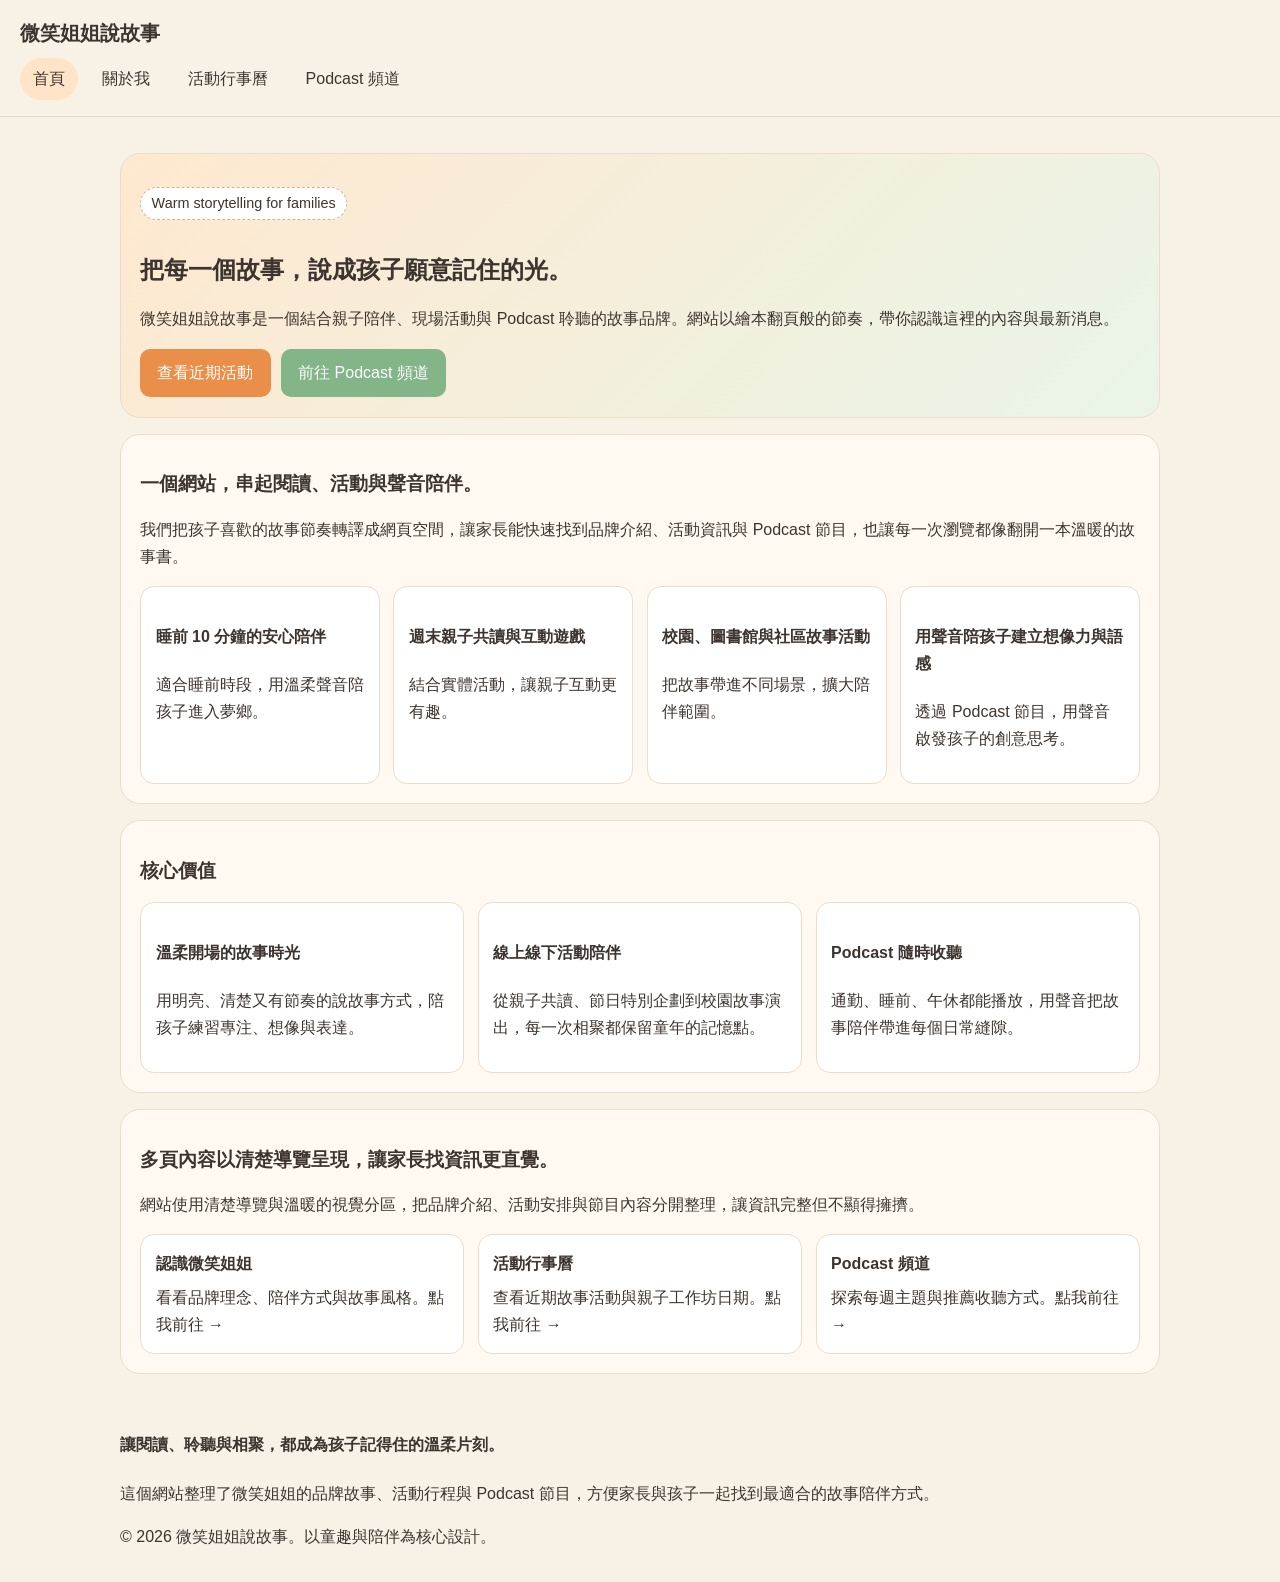
<file: index.html>
<!doctype html>
<html lang="zh-Hant">
<head>
  <meta charset="UTF-8" />
  <meta name="viewport" content="width=device-width, initial-scale=1.0" />
  <title>微笑姐姐說故事｜首頁</title>
  <link rel="stylesheet" href="styles.css" />
</head>
<body>
  <header class="site-header">
    <h1>微笑姐姐說故事</h1>
    <nav>
      <a href="index.html" class="active">首頁</a>
      <a href="about.html">關於我</a>
      <a href="events.html">活動行事曆</a>
      <a href="podcast.html">Podcast 頻道</a>
    </nav>
  </header>

  <main>
    <section class="hero">
      <p class="tag">Warm storytelling for families</p>
      <h2>把每一個故事，說成孩子願意記住的光。</h2>
      <p>微笑姐姐說故事是一個結合親子陪伴、現場活動與 Podcast 聆聽的故事品牌。網站以繪本翻頁般的節奏，帶你認識這裡的內容與最新消息。</p>
      <div class="actions">
        <a class="btn" href="events.html">查看近期活動</a>
        <a class="btn secondary" href="podcast.html">前往 Podcast 頻道</a>
      </div>
    </section>

    <section>
      <h3>一個網站，串起閱讀、活動與聲音陪伴。</h3>
      <p>我們把孩子喜歡的故事節奏轉譯成網頁空間，讓家長能快速找到品牌介紹、活動資訊與 Podcast 節目，也讓每一次瀏覽都像翻開一本溫暖的故事書。</p>
      <div class="grid">
        <article><h4>睡前 10 分鐘的安心陪伴</h4><p>適合睡前時段，用溫柔聲音陪孩子進入夢鄉。</p></article>
        <article><h4>週末親子共讀與互動遊戲</h4><p>結合實體活動，讓親子互動更有趣。</p></article>
        <article><h4>校園、圖書館與社區故事活動</h4><p>把故事帶進不同場景，擴大陪伴範圍。</p></article>
        <article><h4>用聲音陪孩子建立想像力與語感</h4><p>透過 Podcast 節目，用聲音啟發孩子的創意思考。</p></article>
      </div>
    </section>

    <section>
      <h3>核心價值</h3>
      <div class="grid">
        <article><h4>溫柔開場的故事時光</h4><p>用明亮、清楚又有節奏的說故事方式，陪孩子練習專注、想像與表達。</p></article>
        <article><h4>線上線下活動陪伴</h4><p>從親子共讀、節日特別企劃到校園故事演出，每一次相聚都保留童年的記憶點。</p></article>
        <article><h4>Podcast 隨時收聽</h4><p>通勤、睡前、午休都能播放，用聲音把故事陪伴帶進每個日常縫隙。</p></article>
      </div>
    </section>

    <section>
      <h3>多頁內容以清楚導覽呈現，讓家長找資訊更直覺。</h3>
      <p>網站使用清楚導覽與溫暖的視覺分區，把品牌介紹、活動安排與節目內容分開整理，讓資訊完整但不顯得擁擠。</p>
      <div class="grid nav-cards">
        <a class="card-link" href="about.html"><strong>認識微笑姐姐</strong><span>看看品牌理念、陪伴方式與故事風格。點我前往 →</span></a>
        <a class="card-link" href="events.html"><strong>活動行事曆</strong><span>查看近期故事活動與親子工作坊日期。點我前往 →</span></a>
        <a class="card-link" href="podcast.html"><strong>Podcast 頻道</strong><span>探索每週主題與推薦收聽方式。點我前往 →</span></a>
      </div>
    </section>
  </main>

  <footer>
    <h4>讓閱讀、聆聽與相聚，都成為孩子記得住的溫柔片刻。</h4>
    <p>這個網站整理了微笑姐姐的品牌故事、活動行程與 Podcast 節目，方便家長與孩子一起找到最適合的故事陪伴方式。</p>
    <p>© 2026 微笑姐姐說故事。以童趣與陪伴為核心設計。</p>
  </footer>
</body>
</html>
</file>
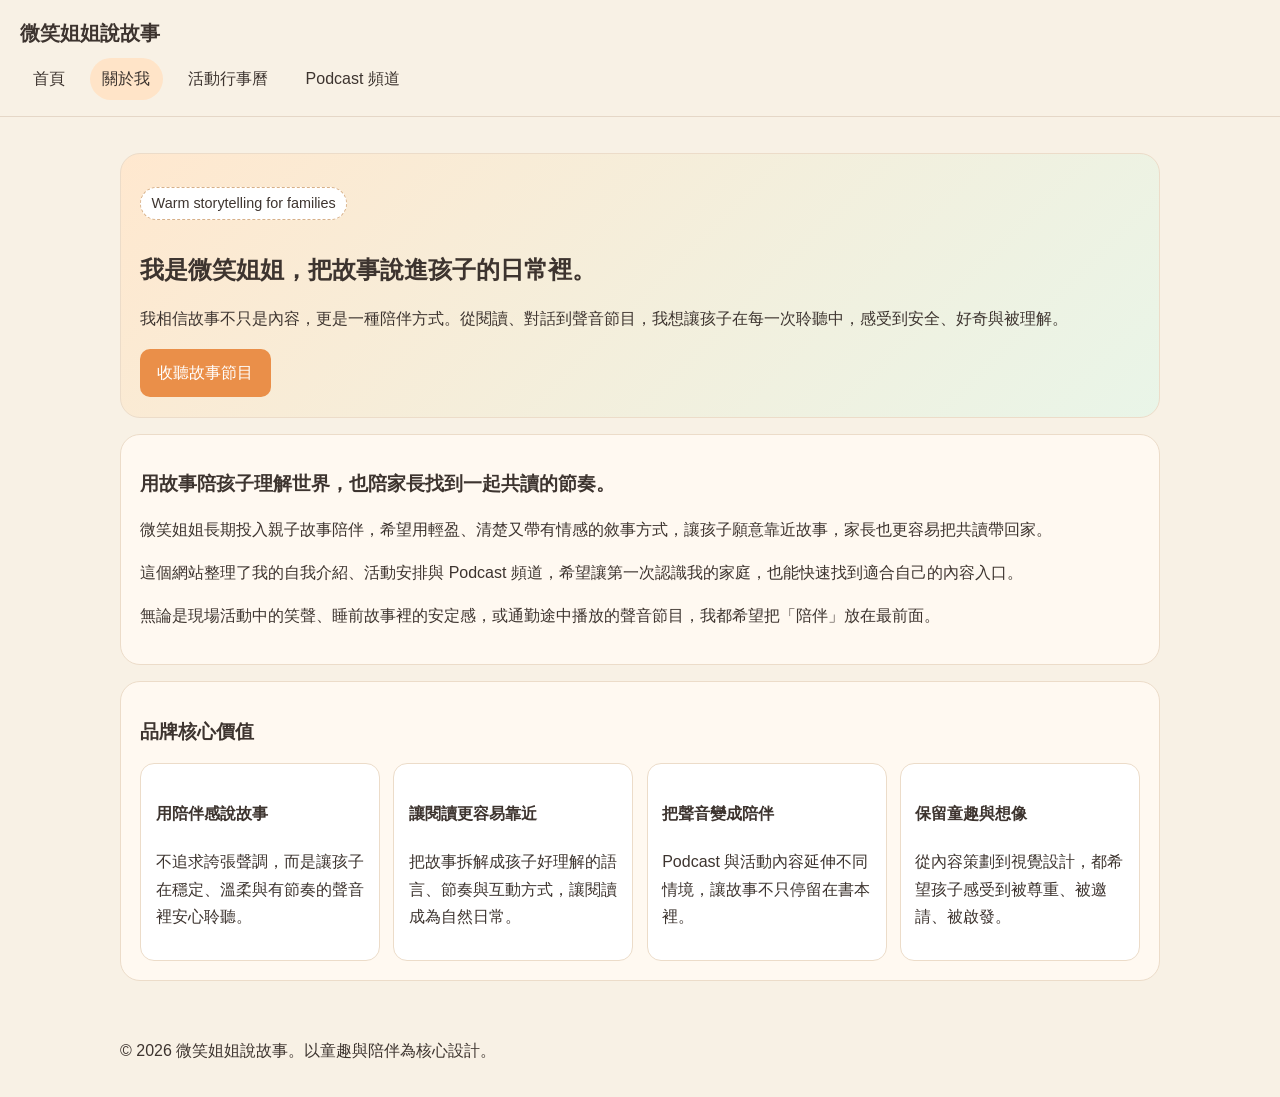
<file: about.html>
<!doctype html>
<html lang="zh-Hant">
<head>
  <meta charset="UTF-8" />
  <meta name="viewport" content="width=device-width, initial-scale=1.0" />
  <title>微笑姐姐說故事｜關於我</title>
  <link rel="stylesheet" href="styles.css" />
</head>
<body>
  <header class="site-header">
    <h1>微笑姐姐說故事</h1>
    <nav>
      <a href="index.html">首頁</a>
      <a href="about.html" class="active">關於我</a>
      <a href="events.html">活動行事曆</a>
      <a href="podcast.html">Podcast 頻道</a>
    </nav>
  </header>

  <main>
    <section class="hero">
      <p class="tag">Warm storytelling for families</p>
      <h2>我是微笑姐姐，把故事說進孩子的日常裡。</h2>
      <p>我相信故事不只是內容，更是一種陪伴方式。從閱讀、對話到聲音節目，我想讓孩子在每一次聆聽中，感受到安全、好奇與被理解。</p>
      <div class="actions"><a class="btn" href="podcast.html">收聽故事節目</a></div>
    </section>

    <section>
      <h3>用故事陪孩子理解世界，也陪家長找到一起共讀的節奏。</h3>
      <p>微笑姐姐長期投入親子故事陪伴，希望用輕盈、清楚又帶有情感的敘事方式，讓孩子願意靠近故事，家長也更容易把共讀帶回家。</p>
      <p>這個網站整理了我的自我介紹、活動安排與 Podcast 頻道，希望讓第一次認識我的家庭，也能快速找到適合自己的內容入口。</p>
      <p>無論是現場活動中的笑聲、睡前故事裡的安定感，或通勤途中播放的聲音節目，我都希望把「陪伴」放在最前面。</p>
    </section>

    <section>
      <h3>品牌核心價值</h3>
      <div class="grid">
        <article><h4>用陪伴感說故事</h4><p>不追求誇張聲調，而是讓孩子在穩定、溫柔與有節奏的聲音裡安心聆聽。</p></article>
        <article><h4>讓閱讀更容易靠近</h4><p>把故事拆解成孩子好理解的語言、節奏與互動方式，讓閱讀成為自然日常。</p></article>
        <article><h4>把聲音變成陪伴</h4><p>Podcast 與活動內容延伸不同情境，讓故事不只停留在書本裡。</p></article>
        <article><h4>保留童趣與想像</h4><p>從內容策劃到視覺設計，都希望孩子感受到被尊重、被邀請、被啟發。</p></article>
      </div>
    </section>
  </main>

  <footer>
    <p>© 2026 微笑姐姐說故事。以童趣與陪伴為核心設計。</p>
  </footer>
</body>
</html>
</file>
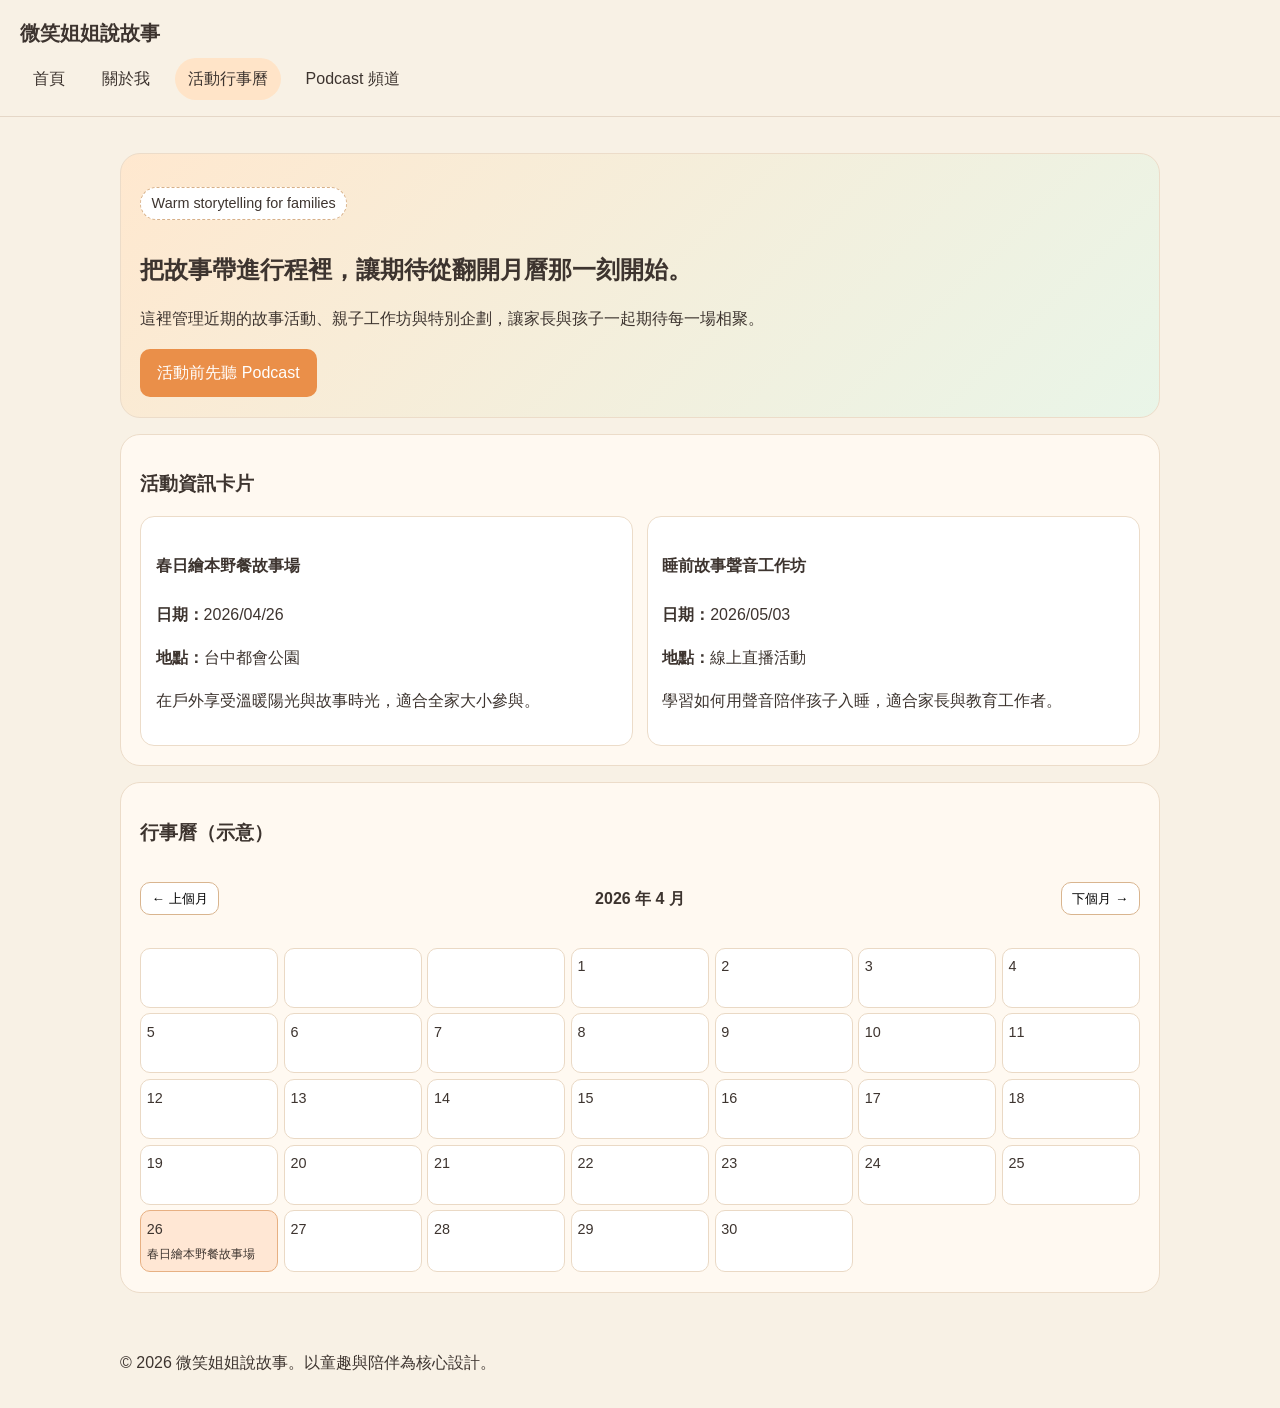
<file: events.html>
<!doctype html>
<html lang="zh-Hant">
<head>
  <meta charset="UTF-8" />
  <meta name="viewport" content="width=device-width, initial-scale=1.0" />
  <title>微笑姐姐說故事｜活動行事曆</title>
  <link rel="stylesheet" href="styles.css" />
</head>
<body>
  <header class="site-header">
    <h1>微笑姐姐說故事</h1>
    <nav>
      <a href="index.html">首頁</a>
      <a href="about.html">關於我</a>
      <a href="events.html" class="active">活動行事曆</a>
      <a href="podcast.html">Podcast 頻道</a>
    </nav>
  </header>

  <main>
    <section class="hero">
      <p class="tag">Warm storytelling for families</p>
      <h2>把故事帶進行程裡，讓期待從翻開月曆那一刻開始。</h2>
      <p>這裡管理近期的故事活動、親子工作坊與特別企劃，讓家長與孩子一起期待每一場相聚。</p>
      <div class="actions"><a class="btn" href="podcast.html">活動前先聽 Podcast</a></div>
    </section>

    <section>
      <h3>活動資訊卡片</h3>
      <div class="grid">
        <article>
          <h4>春日繪本野餐故事場</h4>
          <p><strong>日期：</strong>2026/04/26</p>
          <p><strong>地點：</strong>台中都會公園</p>
          <p>在戶外享受溫暖陽光與故事時光，適合全家大小參與。</p>
        </article>
        <article>
          <h4>睡前故事聲音工作坊</h4>
          <p><strong>日期：</strong>2026/05/03</p>
          <p><strong>地點：</strong>線上直播活動</p>
          <p>學習如何用聲音陪伴孩子入睡，適合家長與教育工作者。</p>
        </article>
      </div>
    </section>

    <section>
      <h3>行事曆（示意）</h3>
      <div class="calendar-controls">
        <button id="prevMonth">← 上個月</button>
        <h4 id="monthLabel"></h4>
        <button id="nextMonth">下個月 →</button>
      </div>
      <div id="calendar" class="calendar"></div>
    </section>
  </main>

  <footer>
    <p>© 2026 微笑姐姐說故事。以童趣與陪伴為核心設計。</p>
  </footer>

  <script src="script.js"></script>
</body>
</html>
</file>
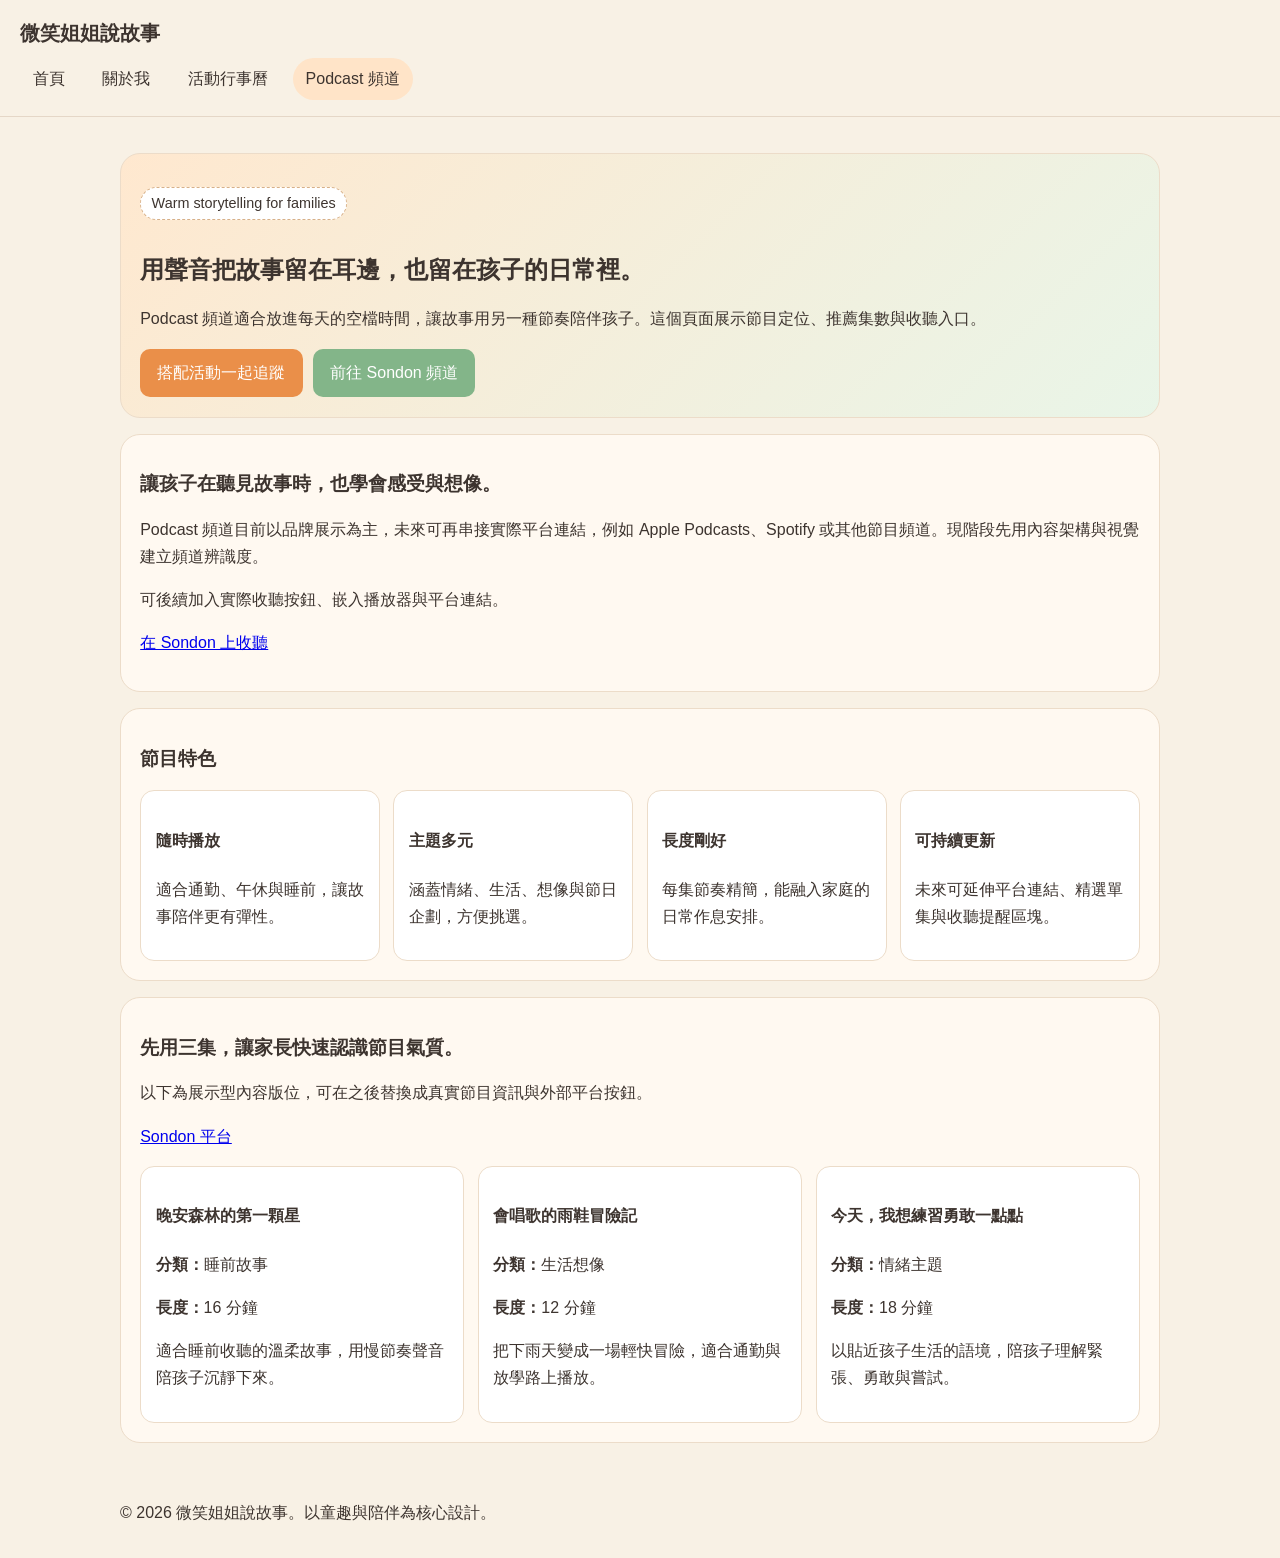
<file: podcast.html>
<!doctype html>
<html lang="zh-Hant">
<head>
  <meta charset="UTF-8" />
  <meta name="viewport" content="width=device-width, initial-scale=1.0" />
  <title>微笑姐姐說故事｜Podcast 頻道</title>
  <link rel="stylesheet" href="styles.css" />
</head>
<body>
  <header class="site-header">
    <h1>微笑姐姐說故事</h1>
    <nav>
      <a href="index.html">首頁</a>
      <a href="about.html">關於我</a>
      <a href="events.html">活動行事曆</a>
      <a href="podcast.html" class="active">Podcast 頻道</a>
    </nav>
  </header>

  <main>
    <section class="hero">
      <p class="tag">Warm storytelling for families</p>
      <h2>用聲音把故事留在耳邊，也留在孩子的日常裡。</h2>
      <p>Podcast 頻道適合放進每天的空檔時間，讓故事用另一種節奏陪伴孩子。這個頁面展示節目定位、推薦集數與收聽入口。</p>
      <div class="actions">
        <a class="btn" href="events.html">搭配活動一起追蹤</a>
        <a class="btn secondary" href="https://www.sondon.com" target="_blank" rel="noopener noreferrer">前往 Sondon 頻道</a>
      </div>
    </section>

    <section>
      <h3>讓孩子在聽見故事時，也學會感受與想像。</h3>
      <p>Podcast 頻道目前以品牌展示為主，未來可再串接實際平台連結，例如 Apple Podcasts、Spotify 或其他節目頻道。現階段先用內容架構與視覺建立頻道辨識度。</p>
      <p>可後續加入實際收聽按鈕、嵌入播放器與平台連結。</p>
      <p><a href="https://www.sondon.com" target="_blank" rel="noopener noreferrer">在 Sondon 上收聽</a></p>
    </section>

    <section>
      <h3>節目特色</h3>
      <div class="grid">
        <article><h4>隨時播放</h4><p>適合通勤、午休與睡前，讓故事陪伴更有彈性。</p></article>
        <article><h4>主題多元</h4><p>涵蓋情緒、生活、想像與節日企劃，方便挑選。</p></article>
        <article><h4>長度剛好</h4><p>每集節奏精簡，能融入家庭的日常作息安排。</p></article>
        <article><h4>可持續更新</h4><p>未來可延伸平台連結、精選單集與收聽提醒區塊。</p></article>
      </div>
    </section>

    <section>
      <h3>先用三集，讓家長快速認識節目氣質。</h3>
      <p>以下為展示型內容版位，可在之後替換成真實節目資訊與外部平台按鈕。</p>
      <p><a href="https://www.sondon.com" target="_blank" rel="noopener noreferrer">Sondon 平台</a></p>
      <div class="grid">
        <article><h4>晚安森林的第一顆星</h4><p><strong>分類：</strong>睡前故事</p><p><strong>長度：</strong>16 分鐘</p><p>適合睡前收聽的溫柔故事，用慢節奏聲音陪孩子沉靜下來。</p></article>
        <article><h4>會唱歌的雨鞋冒險記</h4><p><strong>分類：</strong>生活想像</p><p><strong>長度：</strong>12 分鐘</p><p>把下雨天變成一場輕快冒險，適合通勤與放學路上播放。</p></article>
        <article><h4>今天，我想練習勇敢一點點</h4><p><strong>分類：</strong>情緒主題</p><p><strong>長度：</strong>18 分鐘</p><p>以貼近孩子生活的語境，陪孩子理解緊張、勇敢與嘗試。</p></article>
      </div>
    </section>
  </main>

  <footer>
    <p>© 2026 微笑姐姐說故事。以童趣與陪伴為核心設計。</p>
  </footer>
</body>
</html>
</file>
<file: styles.css>
:root {
  --bg: #f8f1e5;
  --card: #fff9f1;
  --primary: #ea8f49;
  --secondary: #83b589;
  --text: #3d342f;
}

* { box-sizing: border-box; }

body {
  margin: 0;
  font-family: "Noto Sans TC", "PingFang TC", sans-serif;
  color: var(--text);
  background: var(--bg);
  line-height: 1.7;
}

.site-header {
  position: sticky;
  top: 0;
  z-index: 10;
  background: rgba(248, 241, 229, 0.95);
  backdrop-filter: blur(6px);
  border-bottom: 1px solid #e5d7c7;
  padding: 1rem 1.25rem;
}

.site-header h1 { margin: 0 0 0.5rem; font-size: 1.25rem; }
nav { display: flex; gap: 0.75rem; flex-wrap: wrap; }
nav a {
  text-decoration: none;
  color: var(--text);
  padding: 0.45rem 0.8rem;
  border-radius: 999px;
}
nav a.active, nav a:hover { background: #ffe4c8; }

main { max-width: 1080px; margin: 0 auto; padding: 1.25rem; }
section {
  background: var(--card);
  border: 1px solid #ecdcc9;
  border-radius: 20px;
  padding: 1.2rem;
  margin: 1rem 0;
}

.hero {
  background: linear-gradient(135deg, #ffe8cf, #e9f5e8);
}

h2, h3 { line-height: 1.3; }
.tag {
  display: inline-block;
  background: #fff;
  border: 1px dashed #d7b088;
  border-radius: 999px;
  padding: 0.2rem 0.65rem;
  font-size: 0.9rem;
}

.actions { display: flex; gap: 0.65rem; flex-wrap: wrap; margin-top: 1rem; }
.btn {
  background: var(--primary);
  color: #fff;
  padding: 0.55rem 0.95rem;
  border-radius: 10px;
  text-decoration: none;
  border: 2px solid transparent;
}
.btn:hover { border-color: #c66c2c; }
.btn.secondary { background: var(--secondary); }

.grid {
  display: grid;
  grid-template-columns: repeat(auto-fit, minmax(220px, 1fr));
  gap: 0.85rem;
}
article, .card-link {
  border: 1px solid #ecdcc9;
  border-radius: 14px;
  background: #fff;
  padding: 0.9rem;
}
.card-link { display: block; color: inherit; text-decoration: none; }
.card-link strong { display: block; margin-bottom: 0.45rem; }

.calendar-controls {
  display: flex;
  justify-content: space-between;
  align-items: center;
  gap: 1rem;
}
.calendar-controls button {
  border: 1px solid #d9b58f;
  background: #fff;
  border-radius: 10px;
  padding: 0.4rem 0.65rem;
  cursor: pointer;
}
.calendar {
  margin-top: 0.9rem;
  display: grid;
  grid-template-columns: repeat(7, 1fr);
  gap: 0.35rem;
}
.calendar div {
  min-height: 60px;
  border-radius: 10px;
  border: 1px solid #ead9c5;
  background: #fff;
  padding: 0.35rem;
  font-size: 0.9rem;
}
.calendar .event {
  background: #ffe7d4;
  border-color: #e7b082;
}

footer {
  max-width: 1080px;
  margin: 1.25rem auto 2rem;
  padding: 0 1.25rem;
}

@media (max-width: 768px) {
  .site-header { position: static; }
}
</file>
